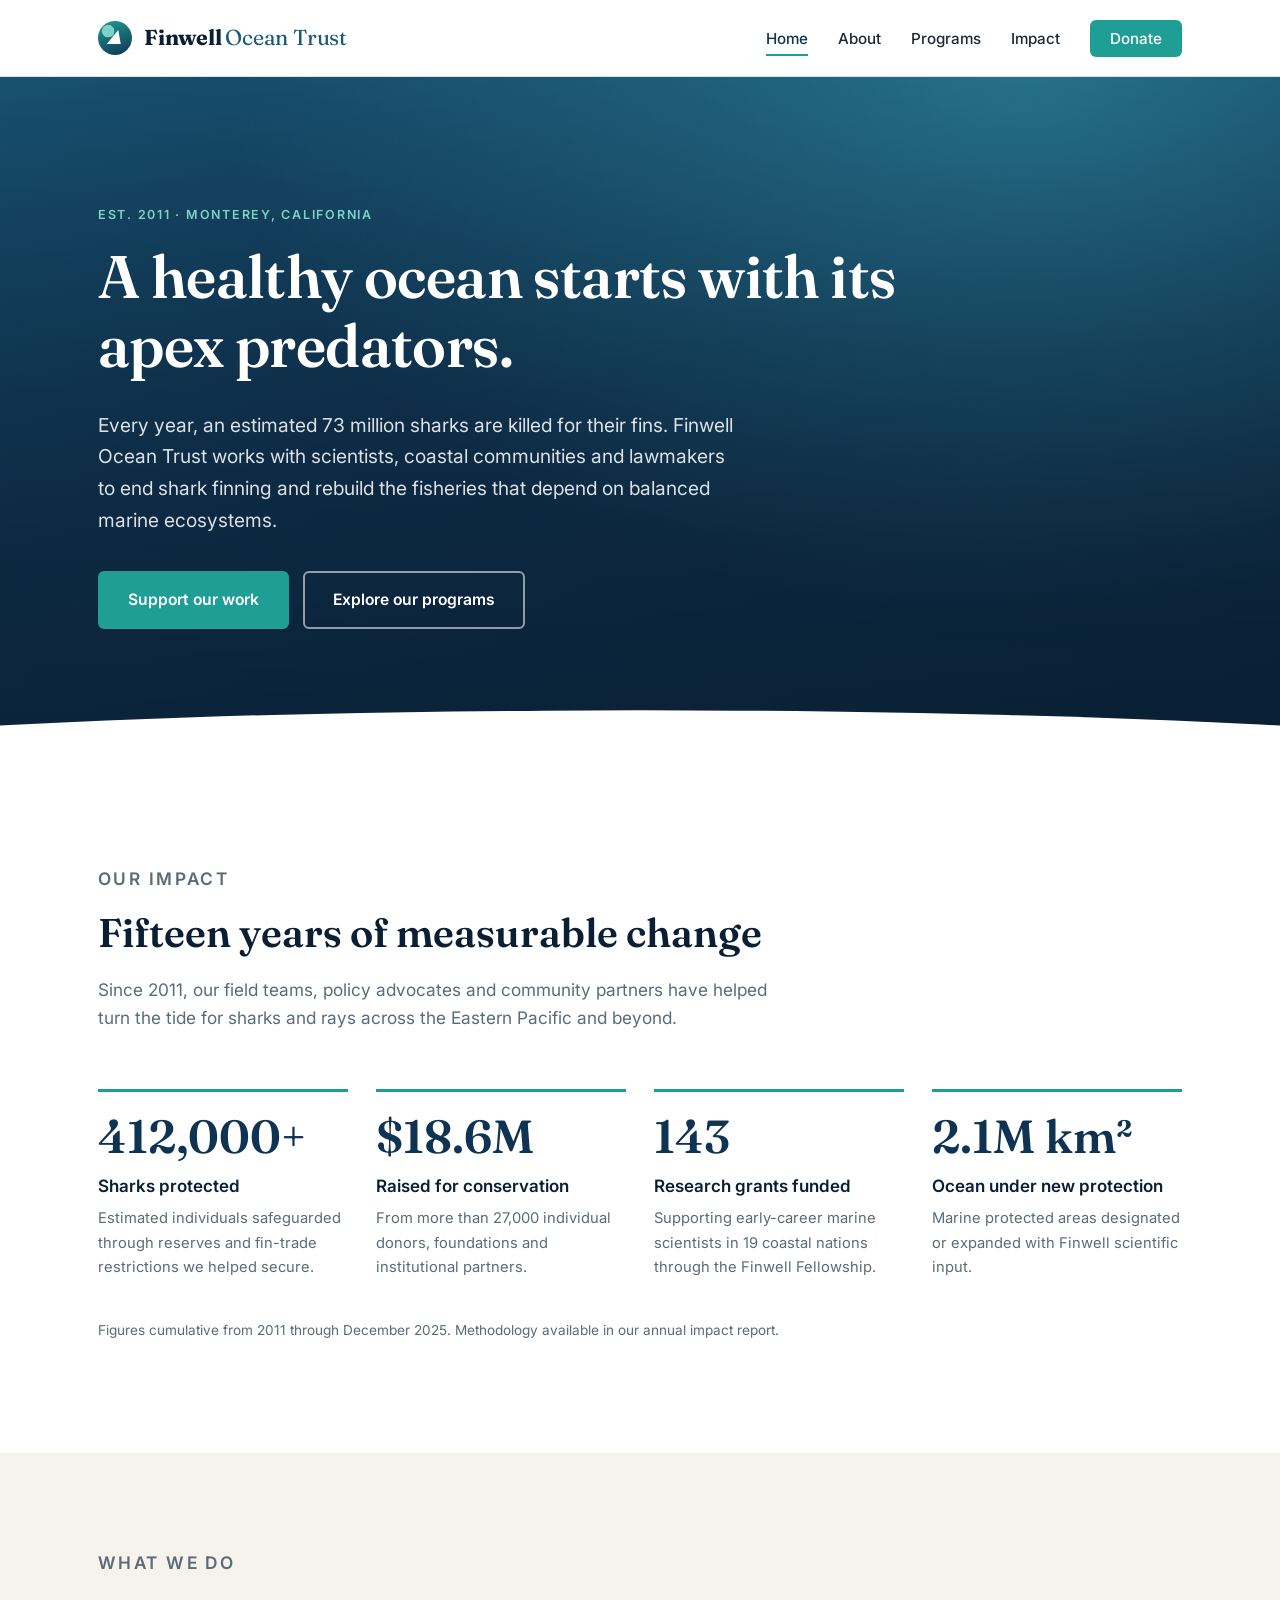
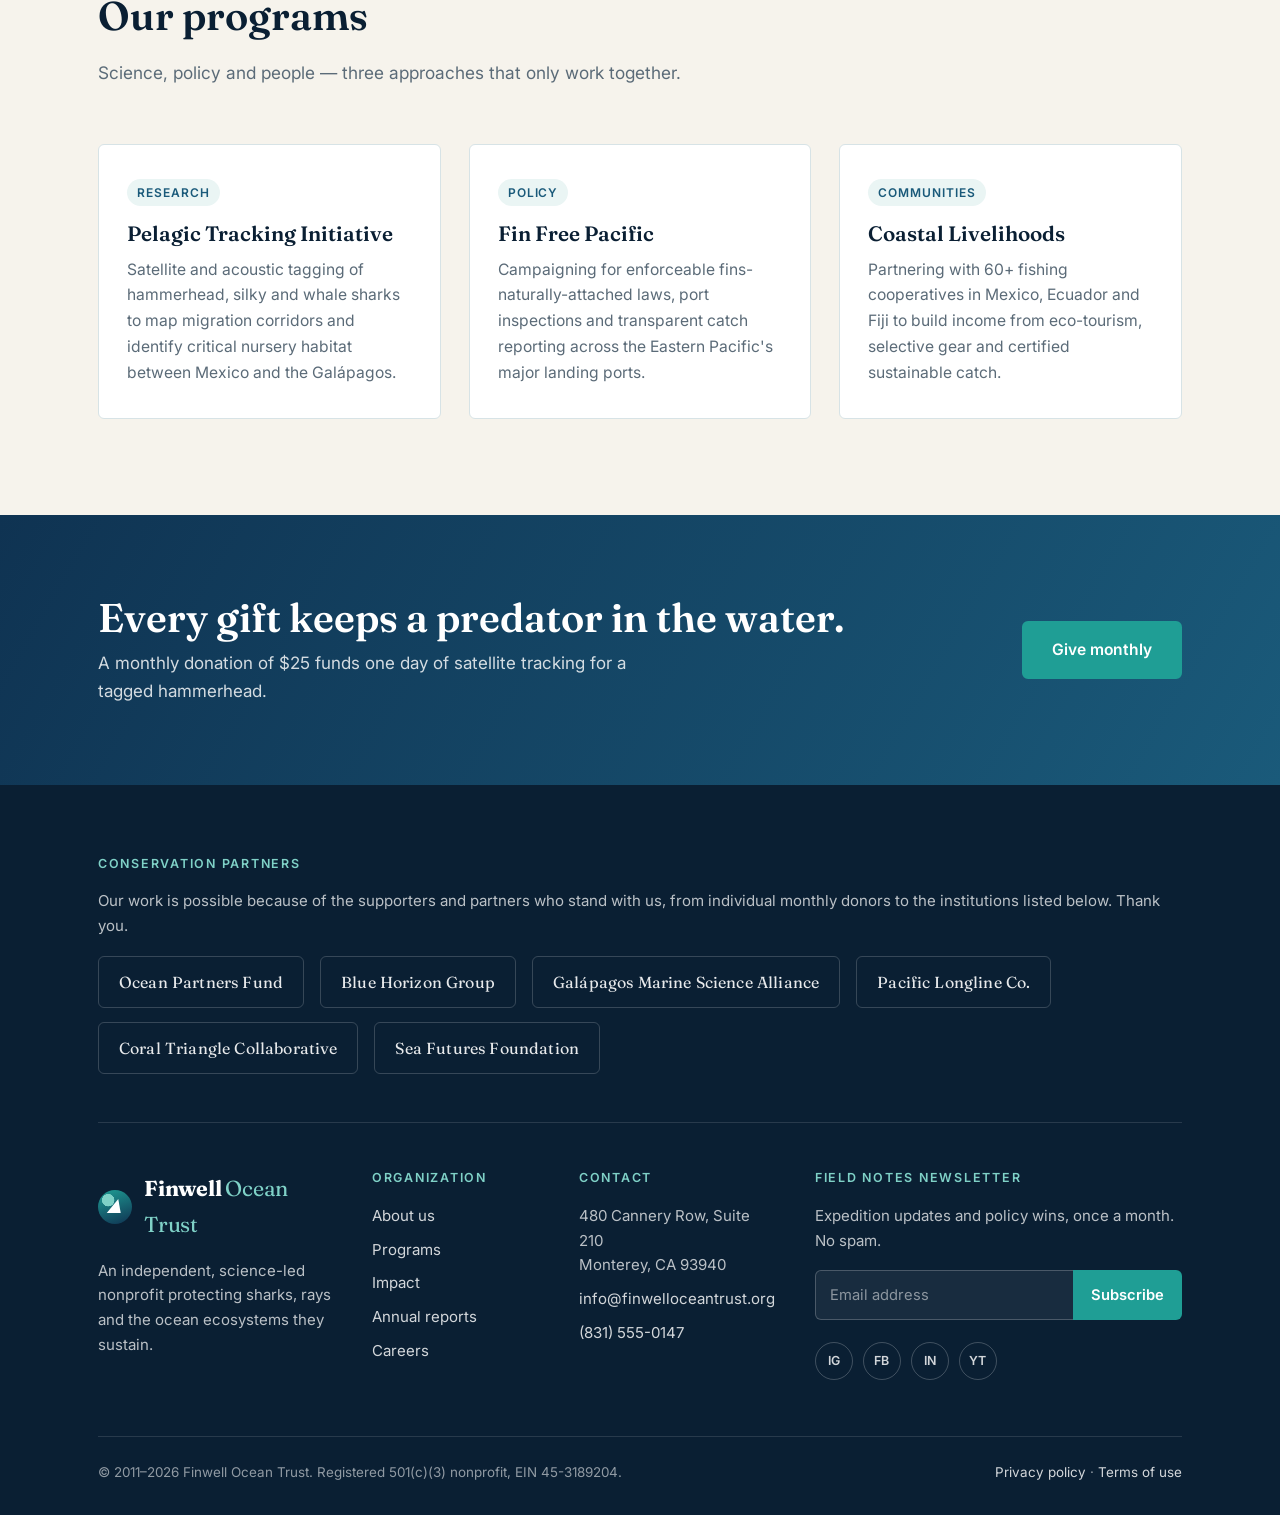
<file: index.html>
<!DOCTYPE html>
<html lang="en">
<head>
  <meta charset="UTF-8">
  <meta name="viewport" content="width=device-width, initial-scale=1.0">
  <title>Finwell Ocean Trust | Protecting Sharks and the Seas They Keep Alive</title>
  <meta name="description" content="Finwell Ocean Trust is a science-led nonprofit working to end shark finning, reform destructive fishing and protect the ocean ecosystems that depend on apex predators.">
  <meta name="theme-color" content="#0f3352">
  <link rel="icon" href="favicon.svg" type="image/svg+xml">
  <link rel="preconnect" href="https://fonts.googleapis.com">
  <link rel="preconnect" href="https://fonts.gstatic.com" crossorigin>
  <link href="https://fonts.googleapis.com/css2?family=Fraunces:opsz,wght@9..144,400;9..144,600;9..144,700&family=Inter:wght@400;500;600&display=swap" rel="stylesheet">
  <link rel="stylesheet" href="styles.css">
</head>
<body>

  <header class="site-header">
    <div class="container header-inner">
      <a href="index.html" class="wordmark">
        <span class="wordmark-mark" aria-hidden="true"></span>
        <span class="wordmark-text">Finwell <em>Ocean Trust</em></span>
      </a>
      <nav class="site-nav" aria-label="Main">
        <ul>
          <li><a href="index.html" aria-current="page">Home</a></li>
          <li><a href="about.html">About</a></li>
          <li><a href="index.html#programs">Programs</a></li>
          <li><a href="index.html#impact">Impact</a></li>
          <li><a href="#donate" class="nav-donate">Donate</a></li>
        </ul>
      </nav>
    </div>
  </header>

  <main>
    <section class="hero">
      <div class="container hero-inner">
        <p class="eyebrow">Est. 2011 &middot; Monterey, California</p>
        <h1>A healthy ocean starts with its apex predators.</h1>
        <p class="hero-lede">
          Every year, an estimated 73 million sharks are killed for their fins.
          Finwell Ocean Trust works with scientists, coastal communities and
          lawmakers to end shark finning and rebuild the fisheries that
          depend on balanced marine ecosystems.
        </p>
        <div class="hero-actions">
          <a href="#donate" class="btn btn-primary">Support our work</a>
          <a href="#programs" class="btn btn-ghost">Explore our programs</a>
        </div>
      </div>
    </section>

    <section class="section" id="impact">
      <div class="container">
        <div class="section-head">
          <p class="eyebrow">Our impact</p>
          <h2>Fifteen years of measurable change</h2>
          <p>
            Since 2011, our field teams, policy advocates and community partners
            have helped turn the tide for sharks and rays across the Eastern
            Pacific and beyond.
          </p>
        </div>

        <div class="stats-grid">
          <div class="stat">
            <div class="stat-figure">412,000+</div>
            <p class="stat-label">Sharks protected</p>
            <p class="stat-note">Estimated individuals safeguarded through reserves and fin-trade restrictions we helped secure.</p>
          </div>
          <div class="stat">
            <div class="stat-figure">$18.6M</div>
            <p class="stat-label">Raised for conservation</p>
            <p class="stat-note">From more than 27,000 individual donors, foundations and institutional partners.</p>
          </div>
          <div class="stat">
            <div class="stat-figure">143</div>
            <p class="stat-label">Research grants funded</p>
            <p class="stat-note">Supporting early-career marine scientists in 19 coastal nations through the Finwell Fellowship.</p>
          </div>
          <div class="stat">
            <div class="stat-figure">2.1M km&sup2;</div>
            <p class="stat-label">Ocean under new protection</p>
            <p class="stat-note">Marine protected areas designated or expanded with Finwell scientific input.</p>
          </div>
        </div>
        <p class="stats-footnote">Figures cumulative from 2011 through December 2025. Methodology available in our annual impact report.</p>
      </div>
    </section>

    <section class="section section-alt" id="programs">
      <div class="container">
        <div class="section-head">
          <p class="eyebrow">What we do</p>
          <h2>Our programs</h2>
          <p>Science, policy and people &mdash; three approaches that only work together.</p>
        </div>
        <div class="programs-grid">
          <article class="program-card">
            <span class="tag">Research</span>
            <h3>Pelagic Tracking Initiative</h3>
            <p>Satellite and acoustic tagging of hammerhead, silky and whale sharks to map migration corridors and identify critical nursery habitat between Mexico and the Galápagos.</p>
          </article>
          <article class="program-card">
            <span class="tag">Policy</span>
            <h3>Fin Free Pacific</h3>
            <p>Campaigning for enforceable fins-naturally-attached laws, port inspections and transparent catch reporting across the Eastern Pacific's major landing ports.</p>
          </article>
          <article class="program-card">
            <span class="tag">Communities</span>
            <h3>Coastal Livelihoods</h3>
            <p>Partnering with 60+ fishing cooperatives in Mexico, Ecuador and Fiji to build income from eco-tourism, selective gear and certified sustainable catch.</p>
          </article>
        </div>
      </div>
    </section>

    <section class="cta-band" id="donate">
      <div class="container">
        <div>
          <h2>Every gift keeps a predator in the water.</h2>
          <p>A monthly donation of $25 funds one day of satellite tracking for a tagged hammerhead.</p>
        </div>
        <a href="#donate" class="btn btn-primary">Give monthly</a>
      </div>
    </section>
  </main>

  <footer class="site-footer">
    <div class="container">
      <div class="footer-partners">
        <h4>Conservation partners</h4>
        <p>Our work is possible because of the supporters and partners who stand with us, from individual monthly donors to the institutions listed below. Thank you.</p>
        <ul class="partner-list">
          <li>Ocean Partners Fund</li>
          <li>Blue Horizon Group</li>
          <li>Galápagos Marine Science Alliance</li>
          <li>Pacific Longline Co.</li>
          <li>Coral Triangle Collaborative</li>
          <li>Sea Futures Foundation</li>
        </ul>
      </div>

      <div class="footer-grid">
        <div class="footer-about">
          <a href="index.html" class="wordmark">
            <span class="wordmark-mark" aria-hidden="true"></span>
            <span class="wordmark-text">Finwell <em>Ocean Trust</em></span>
          </a>
          <p>An independent, science-led nonprofit protecting sharks, rays and the ocean ecosystems they sustain.</p>
        </div>
        <div>
          <h4>Organization</h4>
          <ul>
            <li><a href="about.html">About us</a></li>
            <li><a href="index.html#programs">Programs</a></li>
            <li><a href="index.html#impact">Impact</a></li>
            <li><a href="#">Annual reports</a></li>
            <li><a href="#">Careers</a></li>
          </ul>
        </div>
        <div>
          <h4>Contact</h4>
          <ul>
            <li>480 Cannery Row, Suite 210<br>Monterey, CA 93940</li>
            <li><a href="mailto:info@finwelloceantrust.org">info@finwelloceantrust.org</a></li>
            <li><a href="tel:+18315550147">(831) 555-0147</a></li>
          </ul>
        </div>
        <div>
          <h4>Field notes newsletter</h4>
          <p>Expedition updates and policy wins, once a month. No spam.</p>
          <form class="newsletter-form" action="#" onsubmit="return false;">
            <input type="email" name="email" placeholder="Email address" aria-label="Email address">
            <button type="submit">Subscribe</button>
          </form>
          <div class="social-row">
            <a href="#" aria-label="Instagram">IG</a>
            <a href="#" aria-label="Facebook">FB</a>
            <a href="#" aria-label="LinkedIn">IN</a>
            <a href="#" aria-label="YouTube">YT</a>
          </div>
        </div>
      </div>

      <!-- Hold for review: flag{whale_migration_funding} needs board sign-off -->
      <div class="footer-bottom">
        <p>&copy; 2011&ndash;2026 Finwell Ocean Trust. Registered 501(c)(3) nonprofit, EIN 45-3189204.</p>
        <p><a href="#">Privacy policy</a> &middot; <a href="#">Terms of use</a></p>
      </div>
    </div>
  </footer>

</body>
</html>
</file>
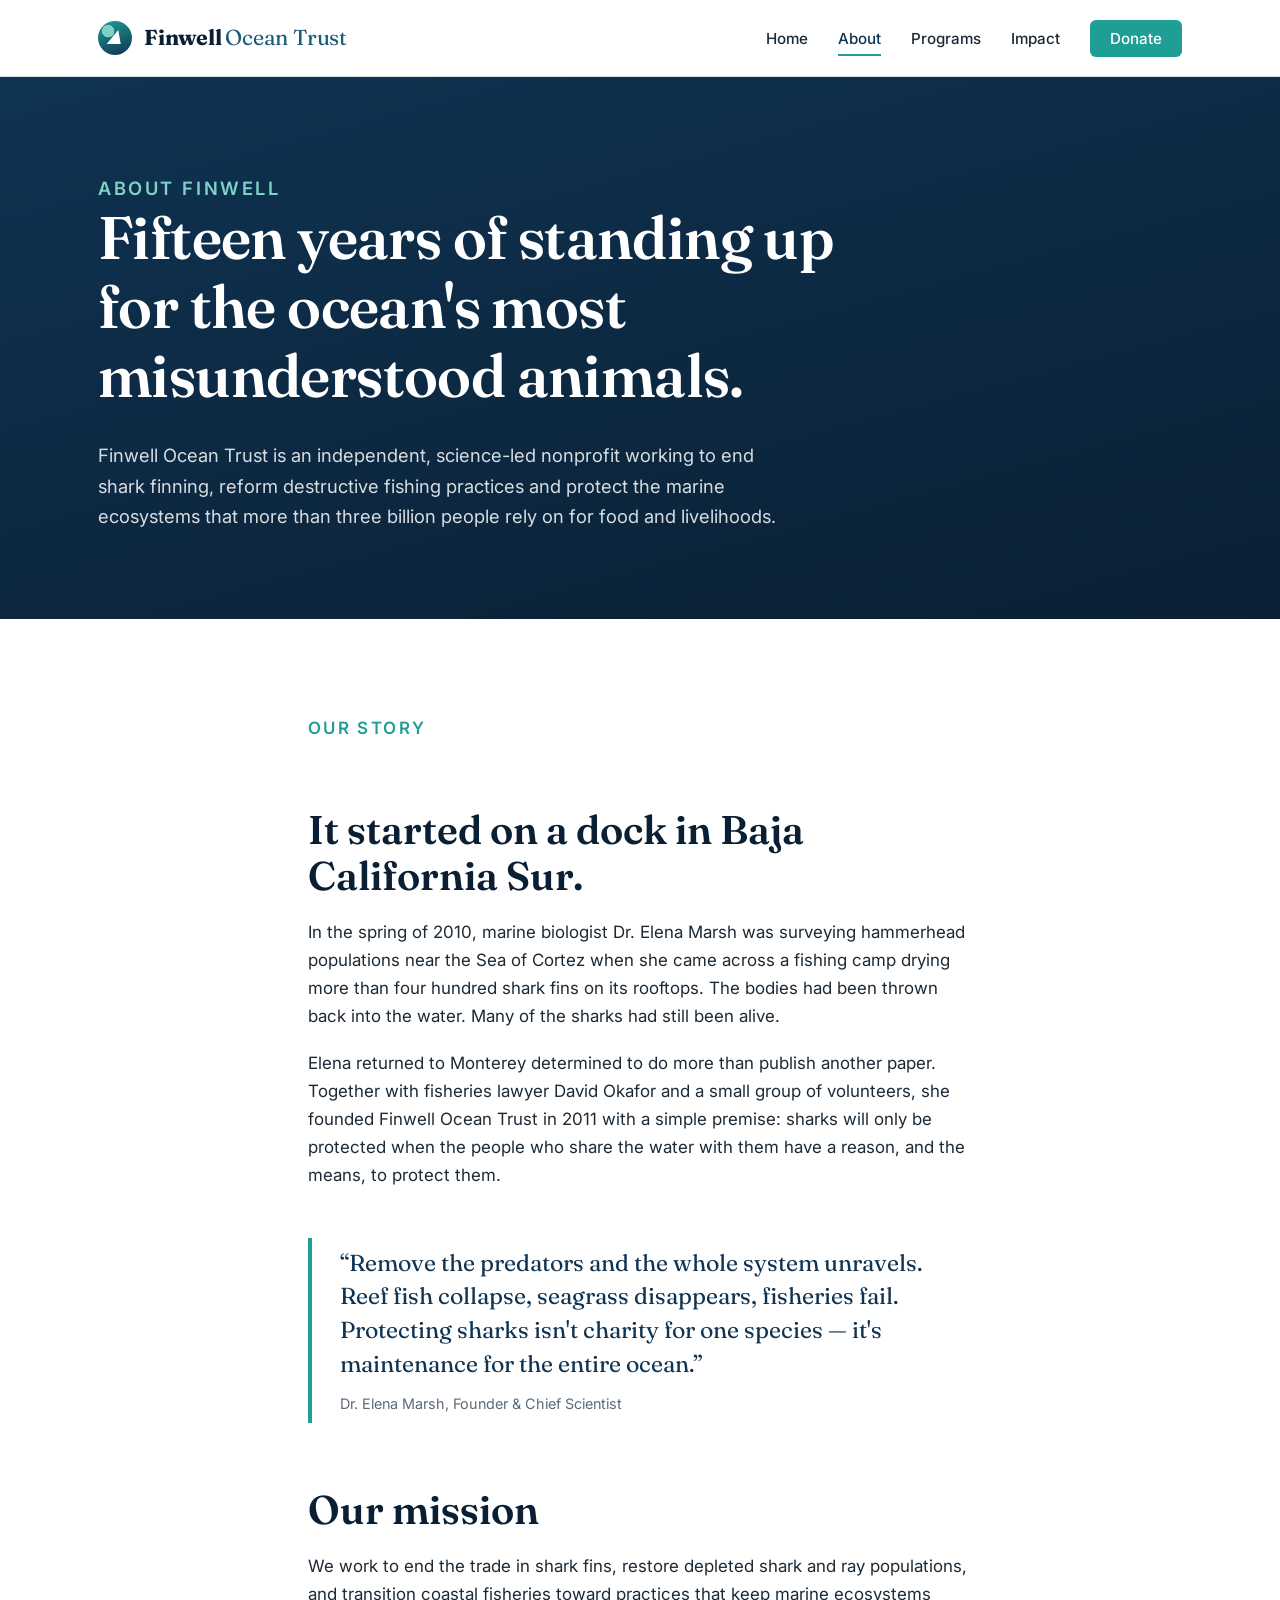
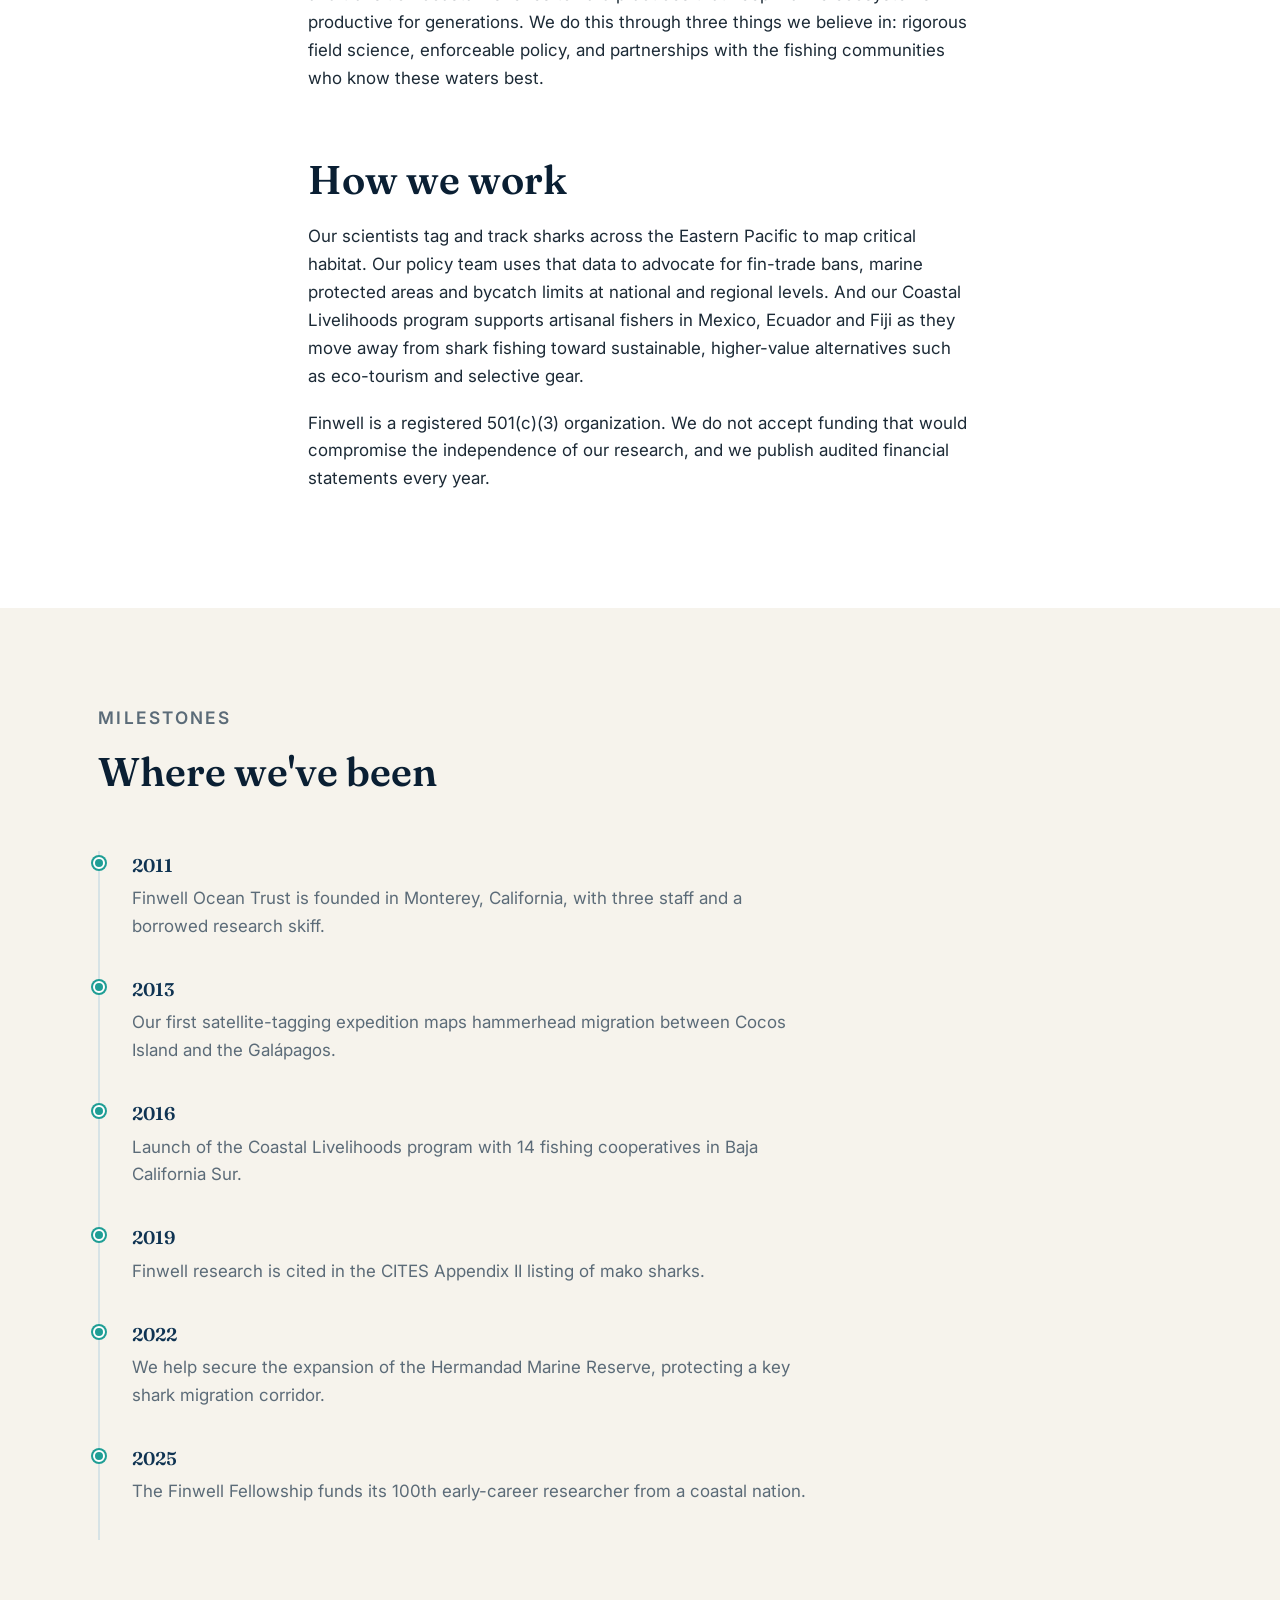
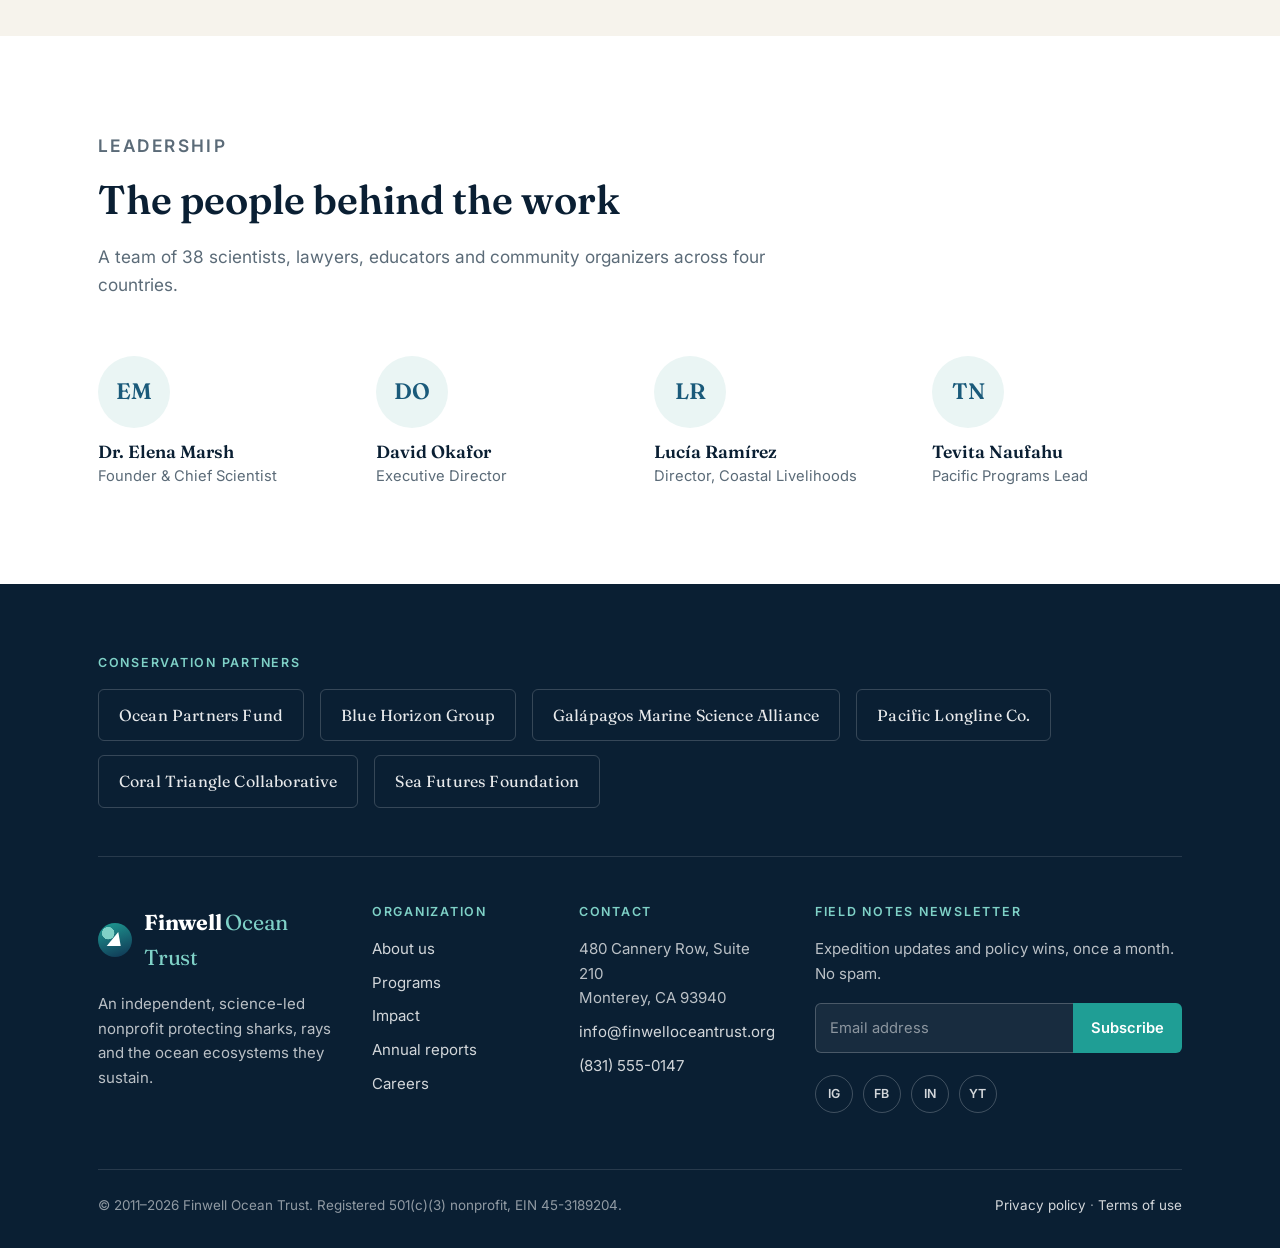
<file: about.html>
<!DOCTYPE html>
<html lang="en">
<head>
  <meta charset="UTF-8">
  <meta name="viewport" content="width=device-width, initial-scale=1.0">
  <title>About Us | Finwell Ocean Trust</title>
  <meta name="description" content="Founded in 2011 in Monterey, California, Finwell Ocean Trust combines field science, policy advocacy and community partnerships to protect sharks and rays.">
  <meta name="theme-color" content="#0f3352">
  <link rel="icon" href="favicon.svg" type="image/svg+xml">
  <link rel="preconnect" href="https://fonts.googleapis.com">
  <link rel="preconnect" href="https://fonts.gstatic.com" crossorigin>
  <link href="https://fonts.googleapis.com/css2?family=Fraunces:opsz,wght@9..144,400;9..144,600;9..144,700&family=Inter:wght@400;500;600&display=swap" rel="stylesheet">
  <link rel="stylesheet" href="styles.css">
</head>
<body>

  <header class="site-header">
    <div class="container header-inner">
      <a href="index.html" class="wordmark">
        <span class="wordmark-mark" aria-hidden="true"></span>
        <span class="wordmark-text">Finwell <em>Ocean Trust</em></span>
      </a>
      <nav class="site-nav" aria-label="Main">
        <ul>
          <li><a href="index.html">Home</a></li>
          <li><a href="about.html" aria-current="page">About</a></li>
          <li><a href="index.html#programs">Programs</a></li>
          <li><a href="index.html#impact">Impact</a></li>
          <li><a href="index.html#donate" class="nav-donate">Donate</a></li>
        </ul>
      </nav>
    </div>
  </header>

  <main>
    <section class="page-hero">
      <div class="container">
        <p class="eyebrow">About Finwell</p>
        <h1>Fifteen years of standing up for the ocean's most misunderstood animals.</h1>
        <p>
          Finwell Ocean Trust is an independent, science-led nonprofit working
          to end shark finning, reform destructive fishing practices and
          protect the marine ecosystems that more than three billion people
          rely on for food and livelihoods.
        </p>
      </div>
    </section>

    <section class="section">
      <div class="container prose">
        <p class="eyebrow">Our story</p>
        <h2>It started on a dock in Baja California Sur.</h2>
        <p>
          In the spring of 2010, marine biologist Dr. Elena Marsh was
          surveying hammerhead populations near the Sea of Cortez when she
          came across a fishing camp drying more than four hundred shark fins
          on its rooftops. The bodies had been thrown back into the water.
          Many of the sharks had still been alive.
        </p>
        <p>
          Elena returned to Monterey determined to do more than publish
          another paper. Together with fisheries lawyer David Okafor and a
          small group of volunteers, she founded Finwell Ocean Trust in 2011
          with a simple premise: sharks will only be protected when the
          people who share the water with them have a reason, and the
          means, to protect them.
        </p>

        <blockquote class="pull-quote">
          &ldquo;Remove the predators and the whole system unravels. Reef fish
          collapse, seagrass disappears, fisheries fail. Protecting sharks
          isn't charity for one species &mdash; it's maintenance for the
          entire ocean.&rdquo;
          <cite>Dr. Elena Marsh, Founder &amp; Chief Scientist</cite>
        </blockquote>

        <!-- Draft note: survey data pending, ref: flag{coral_reef_survey_2024} -->
        <h2>Our mission</h2>
        <p>
          We work to end the trade in shark fins, restore depleted shark and
          ray populations, and transition coastal fisheries toward practices
          that keep marine ecosystems productive for generations. We do this
          through three things we believe in: rigorous field science,
          enforceable policy, and partnerships with the fishing communities
          who know these waters best.
        </p>

        <h2>How we work</h2>
        <p>
          Our scientists tag and track sharks across the Eastern Pacific to
          map critical habitat. Our policy team uses that data to advocate
          for fin-trade bans, marine protected areas and bycatch limits at
          national and regional levels. And our Coastal Livelihoods program
          supports artisanal fishers in Mexico, Ecuador and Fiji as they move
          away from shark fishing toward sustainable, higher-value
          alternatives such as eco-tourism and selective gear.
        </p>
        <p>
          Finwell is a registered 501(c)(3) organization. We do not accept
          funding that would compromise the independence of our research,
          and we publish audited financial statements every year.
        </p>
      </div>
    </section>

    <section class="section section-alt">
      <div class="container">
        <div class="section-head">
          <p class="eyebrow">Milestones</p>
          <h2>Where we've been</h2>
        </div>
        <ol class="timeline prose">
          <li>
            <span class="year">2011</span>
            <p>Finwell Ocean Trust is founded in Monterey, California, with three staff and a borrowed research skiff.</p>
          </li>
          <li>
            <span class="year">2013</span>
            <p>Our first satellite-tagging expedition maps hammerhead migration between Cocos Island and the Galápagos.</p>
          </li>
          <li>
            <span class="year">2016</span>
            <p>Launch of the Coastal Livelihoods program with 14 fishing cooperatives in Baja California Sur.</p>
          </li>
          <li>
            <span class="year">2019</span>
            <p>Finwell research is cited in the CITES Appendix II listing of mako sharks.</p>
          </li>
          <li>
            <span class="year">2022</span>
            <p>We help secure the expansion of the Hermandad Marine Reserve, protecting a key shark migration corridor.</p>
          </li>
          <li>
            <span class="year">2025</span>
            <p>The Finwell Fellowship funds its 100th early-career researcher from a coastal nation.</p>
          </li>
        </ol>
      </div>
    </section>

    <section class="section">
      <div class="container">
        <div class="section-head">
          <p class="eyebrow">Leadership</p>
          <h2>The people behind the work</h2>
          <p>A team of 38 scientists, lawyers, educators and community organizers across four countries.</p>
        </div>
        <div class="team-grid">
          <div class="team-member">
            <div class="avatar">EM</div>
            <h3>Dr. Elena Marsh</h3>
            <p>Founder &amp; Chief Scientist</p>
          </div>
          <div class="team-member">
            <div class="avatar">DO</div>
            <h3>David Okafor</h3>
            <p>Executive Director</p>
          </div>
          <div class="team-member">
            <div class="avatar">LR</div>
            <h3>Lucía Ramírez</h3>
            <p>Director, Coastal Livelihoods</p>
          </div>
          <div class="team-member">
            <div class="avatar">TN</div>
            <h3>Tevita Naufahu</h3>
            <p>Pacific Programs Lead</p>
          </div>
        </div>
      </div>
    </section>
  </main>

  <footer class="site-footer">
    <div class="container">
      <div class="footer-partners">
        <h4>Conservation partners</h4>
        <ul class="partner-list">
          <li>Ocean Partners Fund</li>
          <li>Blue Horizon Group</li>
          <li>Galápagos Marine Science Alliance</li>
          <li>Pacific Longline Co.</li>
          <li>Coral Triangle Collaborative</li>
          <li>Sea Futures Foundation</li>
        </ul>
      </div>

      <div class="footer-grid">
        <div class="footer-about">
          <a href="index.html" class="wordmark">
            <span class="wordmark-mark" aria-hidden="true"></span>
            <span class="wordmark-text">Finwell <em>Ocean Trust</em></span>
          </a>
          <p>An independent, science-led nonprofit protecting sharks, rays and the ocean ecosystems they sustain.</p>
        </div>
        <div>
          <h4>Organization</h4>
          <ul>
            <li><a href="about.html">About us</a></li>
            <li><a href="index.html#programs">Programs</a></li>
            <li><a href="index.html#impact">Impact</a></li>
            <li><a href="#">Annual reports</a></li>
            <li><a href="#">Careers</a></li>
          </ul>
        </div>
        <div>
          <h4>Contact</h4>
          <ul>
            <li>480 Cannery Row, Suite 210<br>Monterey, CA 93940</li>
            <li><a href="mailto:info@finwelloceantrust.org">info@finwelloceantrust.org</a></li>
            <li><a href="tel:+18315550147">(831) 555-0147</a></li>
          </ul>
        </div>
        <div>
          <h4>Field notes newsletter</h4>
          <p>Expedition updates and policy wins, once a month. No spam.</p>
          <form class="newsletter-form" action="#" onsubmit="return false;">
            <input type="email" name="email" placeholder="Email address" aria-label="Email address">
            <button type="submit">Subscribe</button>
          </form>
          <div class="social-row">
            <a href="#" aria-label="Instagram">IG</a>
            <a href="#" aria-label="Facebook">FB</a>
            <a href="#" aria-label="LinkedIn">IN</a>
            <a href="#" aria-label="YouTube">YT</a>
          </div>
        </div>
      </div>

      <div class="footer-bottom">
        <p>&copy; 2011&ndash;2026 Finwell Ocean Trust. Registered 501(c)(3) nonprofit, EIN 45-3189204.</p>
        <p><a href="#">Privacy policy</a> &middot; <a href="#">Terms of use</a></p>
      </div>
    </div>
  </footer>

</body>
</html>
</file>
<file: styles.css>
/* Finwell Ocean Trust — shared stylesheet */

:root {
  --abyss: #0a1f33;
  --deep: #0f3352;
  --tide: #1a5a7a;
  --teal: #1f9e95;
  --teal-light: #7fd1c7;
  --foam: #eaf5f4;
  --sand: #f6f3ec;
  --white: #ffffff;
  --ink: #1c2a36;
  --muted: #5b6b78;
  --line: #d7e3e6;

  --font-display: "Fraunces", Georgia, "Times New Roman", serif;
  --font-body: "Inter", -apple-system, BlinkMacSystemFont, "Segoe UI", Roboto, sans-serif;

  --radius: 6px;
  --container: 1140px;
}

*,
*::before,
*::after {
  box-sizing: border-box;
}

html {
  scroll-padding-top: 90px;
  scroll-behavior: smooth;
}

body {
  margin: 0;
  font-family: var(--font-body);
  font-size: 17px;
  line-height: 1.65;
  color: var(--ink);
  background: var(--white);
  -webkit-font-smoothing: antialiased;
}

img {
  max-width: 100%;
  display: block;
}

a {
  color: var(--tide);
}

h1, h2, h3, h4 {
  font-family: var(--font-display);
  font-weight: 600;
  line-height: 1.15;
  color: var(--abyss);
  margin: 0 0 0.5em;
}

h1 { font-size: clamp(2.4rem, 5vw, 3.75rem); letter-spacing: -0.01em; }
h2 { font-size: clamp(1.8rem, 3.2vw, 2.5rem); }
h3 { font-size: 1.3rem; }

p { margin: 0 0 1.1em; }

.container {
  width: 100%;
  max-width: var(--container);
  margin: 0 auto;
  padding: 0 28px;
}

.eyebrow {
  font-size: 0.78rem;
  font-weight: 600;
  letter-spacing: 0.14em;
  text-transform: uppercase;
  color: var(--teal);
  margin-bottom: 1rem;
}

/* ---------- Header ---------- */

.site-header {
  position: sticky;
  top: 0;
  z-index: 50;
  background: rgba(255, 255, 255, 0.96);
  border-bottom: 1px solid var(--line);
  backdrop-filter: blur(6px);
}

.header-inner {
  display: flex;
  align-items: center;
  justify-content: space-between;
  height: 76px;
}

.wordmark {
  display: flex;
  align-items: center;
  gap: 12px;
  text-decoration: none;
  color: var(--abyss);
}

.wordmark-mark {
  width: 34px;
  height: 34px;
  border-radius: 50%;
  background:
    radial-gradient(circle at 30% 30%, var(--teal-light) 0 18%, transparent 19%),
    linear-gradient(160deg, var(--teal) 0%, var(--deep) 100%);
  position: relative;
  flex-shrink: 0;
}

.wordmark-mark::after {
  /* stylised dorsal fin */
  content: "";
  position: absolute;
  left: 11px;
  top: 9px;
  border-left: 7px solid transparent;
  border-right: 7px solid transparent;
  border-bottom: 14px solid var(--white);
  transform: skewX(-18deg);
}

.wordmark-text {
  font-family: var(--font-display);
  font-size: 1.35rem;
  font-weight: 700;
  letter-spacing: -0.01em;
}

.wordmark-text em {
  font-style: normal;
  font-weight: 400;
  color: var(--tide);
}

/* ---------- Navigation ---------- */

.site-nav ul {
  display: flex;
  align-items: center;
  gap: 30px;
  list-style: none;
  margin: 0;
  padding: 0;
}

.site-nav a {
  text-decoration: none;
  color: var(--ink);
  font-size: 0.95rem;
  font-weight: 500;
  padding: 6px 0;
  border-bottom: 2px solid transparent;
  transition: border-color 0.15s ease, color 0.15s ease;
}

.site-nav a:hover,
.site-nav a[aria-current="page"] {
  color: var(--deep);
  border-bottom-color: var(--teal);
}

.site-nav .nav-donate {
  background: var(--teal);
  color: var(--white);
  padding: 9px 20px;
  border-radius: var(--radius);
  border-bottom: none;
}

.site-nav .nav-donate:hover {
  background: var(--deep);
  color: var(--white);
}

/* ---------- Buttons ---------- */

.btn {
  display: inline-block;
  padding: 14px 28px;
  border-radius: var(--radius);
  font-weight: 600;
  font-size: 0.98rem;
  text-decoration: none;
  transition: background 0.15s ease, color 0.15s ease, border-color 0.15s ease;
}

.btn-primary {
  background: var(--teal);
  color: var(--white);
  border: 2px solid var(--teal);
}

.btn-primary:hover {
  background: #188a82;
  border-color: #188a82;
}

.btn-ghost {
  border: 2px solid rgba(255, 255, 255, 0.55);
  color: var(--white);
}

.btn-ghost:hover {
  border-color: var(--white);
  background: rgba(255, 255, 255, 0.08);
}

/* ---------- Hero ---------- */

.hero {
  background:
    linear-gradient(180deg, rgba(10, 31, 51, 0.15) 0%, rgba(10, 31, 51, 0.65) 100%),
    radial-gradient(ellipse at 80% 0%, #2b7f99 0%, transparent 55%),
    linear-gradient(165deg, var(--tide) 0%, var(--deep) 45%, var(--abyss) 100%);
  color: var(--white);
  padding: 128px 0 140px;
  position: relative;
  overflow: hidden;
}

.hero::after {
  content: "";
  position: absolute;
  left: 0;
  right: 0;
  bottom: -1px;
  height: 60px;
  background: var(--white);
  clip-path: ellipse(75% 100% at 50% 100%);
}

.hero-inner {
  max-width: 820px;
  margin-left: max(28px, calc((100% - var(--container)) / 2 + 28px));
  padding: 0;
}

.hero .eyebrow { color: var(--teal-light); }

.hero h1 {
  color: var(--white);
}

.hero-lede {
  font-size: 1.2rem;
  color: rgba(255, 255, 255, 0.86);
  max-width: 640px;
  margin-bottom: 2.2rem;
}

.hero-actions {
  display: flex;
  flex-wrap: wrap;
  gap: 14px;
}

/* ---------- Sections ---------- */

.section {
  padding: 96px 0;
}

.section-alt {
  background: var(--sand);
}

.section-head {
  max-width: 680px;
  margin-bottom: 56px;
}

.section-head p {
  color: var(--muted);
  font-size: 1.08rem;
}

/* ---------- Impact stats ---------- */

.stats-grid {
  display: grid;
  grid-template-columns: repeat(4, 1fr);
  gap: 28px;
}

.stat {
  border-top: 3px solid var(--teal);
  padding-top: 22px;
}

.stat-figure {
  font-family: var(--font-display);
  font-size: 2.9rem;
  font-weight: 600;
  line-height: 1;
  color: var(--deep);
  margin-bottom: 12px;
}

.stat-label {
  font-weight: 600;
  color: var(--abyss);
  margin-bottom: 6px;
}

.stat-note {
  font-size: 0.92rem;
  color: var(--muted);
  margin: 0;
}

.stats-footnote {
  margin-top: 40px;
  font-size: 0.85rem;
  color: var(--muted);
}

/* ---------- Programs ---------- */

.programs-grid {
  display: grid;
  grid-template-columns: repeat(3, 1fr);
  gap: 28px;
}

.program-card {
  background: var(--white);
  border: 1px solid var(--line);
  border-radius: var(--radius);
  padding: 32px 28px;
}

.program-card .tag {
  display: inline-block;
  font-size: 0.75rem;
  font-weight: 600;
  letter-spacing: 0.08em;
  text-transform: uppercase;
  color: var(--tide);
  background: var(--foam);
  padding: 4px 10px;
  border-radius: 20px;
  margin-bottom: 16px;
}

.program-card p {
  color: var(--muted);
  font-size: 0.98rem;
  margin: 0;
}

/* ---------- Call to action band ---------- */

.cta-band {
  background: linear-gradient(120deg, var(--deep) 0%, var(--tide) 100%);
  color: var(--white);
  padding: 80px 0;
}

.cta-band .container {
  display: flex;
  align-items: center;
  justify-content: space-between;
  gap: 40px;
  flex-wrap: wrap;
}

.cta-band h2 {
  color: var(--white);
  margin: 0 0 8px;
}

.cta-band p {
  color: rgba(255, 255, 255, 0.82);
  margin: 0;
  max-width: 560px;
}

/* ---------- About page ---------- */

.page-hero {
  background: linear-gradient(165deg, var(--deep) 0%, var(--abyss) 100%);
  color: var(--white);
  padding: 96px 0 88px;
}

.page-hero h1 { color: var(--white); max-width: 760px; }
.page-hero .eyebrow { color: var(--teal-light); }

.page-hero p {
  color: rgba(255, 255, 255, 0.84);
  font-size: 1.15rem;
  max-width: 680px;
  margin: 0;
}

.prose {
  max-width: 720px;
}

.prose p { font-size: 1.06rem; }

.prose h2 { margin-top: 1.6em; }

.pull-quote {
  margin: 48px 0;
  padding: 8px 0 8px 28px;
  border-left: 4px solid var(--teal);
  font-family: var(--font-display);
  font-size: 1.45rem;
  line-height: 1.45;
  color: var(--deep);
}

.pull-quote cite {
  display: block;
  margin-top: 14px;
  font-family: var(--font-body);
  font-size: 0.9rem;
  font-style: normal;
  color: var(--muted);
}

.timeline {
  list-style: none;
  margin: 0;
  padding: 0;
  border-left: 2px solid var(--line);
}

.timeline li {
  position: relative;
  padding: 0 0 34px 32px;
}

.timeline li::before {
  content: "";
  position: absolute;
  left: -7px;
  top: 6px;
  width: 12px;
  height: 12px;
  border-radius: 50%;
  background: var(--teal);
  border: 2px solid var(--white);
  box-shadow: 0 0 0 2px var(--teal);
}

.timeline .year {
  font-family: var(--font-display);
  font-weight: 600;
  font-size: 1.15rem;
  color: var(--deep);
  display: block;
}

.timeline p { margin: 4px 0 0; color: var(--muted); }

.team-grid {
  display: grid;
  grid-template-columns: repeat(4, 1fr);
  gap: 28px;
}

.team-member .avatar {
  width: 72px;
  height: 72px;
  border-radius: 50%;
  background: var(--foam);
  color: var(--tide);
  font-family: var(--font-display);
  font-weight: 600;
  font-size: 1.4rem;
  display: flex;
  align-items: center;
  justify-content: center;
  margin-bottom: 14px;
}

.team-member h3 { font-size: 1.1rem; margin-bottom: 2px; }
.team-member p { color: var(--muted); font-size: 0.92rem; margin: 0; }

/* ---------- Footer ---------- */

.site-footer {
  background: var(--abyss);
  color: rgba(255, 255, 255, 0.72);
  padding: 72px 0 32px;
  font-size: 0.94rem;
}

.site-footer h4 {
  font-family: var(--font-body);
  font-size: 0.78rem;
  font-weight: 600;
  letter-spacing: 0.14em;
  text-transform: uppercase;
  color: var(--teal-light);
  margin-bottom: 18px;
}

.site-footer a {
  color: rgba(255, 255, 255, 0.82);
  text-decoration: none;
}

.site-footer a:hover {
  color: var(--white);
  text-decoration: underline;
}

.footer-partners {
  padding-bottom: 48px;
  margin-bottom: 48px;
  border-bottom: 1px solid rgba(255, 255, 255, 0.12);
}

.partner-list {
  display: flex;
  flex-wrap: wrap;
  gap: 14px 16px;
  list-style: none;
  margin: 0;
  padding: 0;
}

.partner-list li {
  border: 1px solid rgba(255, 255, 255, 0.18);
  border-radius: var(--radius);
  padding: 12px 20px;
  font-family: var(--font-display);
  font-size: 1rem;
  color: rgba(255, 255, 255, 0.9);
  letter-spacing: 0.01em;
}

.footer-grid {
  display: grid;
  grid-template-columns: 1.4fr 1fr 1fr 1.5fr;
  gap: 40px;
}

.footer-grid ul {
  list-style: none;
  margin: 0;
  padding: 0;
}

.footer-grid li { margin-bottom: 9px; }

.footer-about .wordmark { color: var(--white); margin-bottom: 16px; }
.footer-about .wordmark-text em { color: var(--teal-light); }
.footer-about p { max-width: 300px; }

.newsletter-form {
  display: flex;
  margin-top: 6px;
}

.newsletter-form input {
  flex: 1;
  min-width: 0;
  padding: 12px 14px;
  border: 1px solid rgba(255, 255, 255, 0.22);
  border-right: none;
  border-radius: var(--radius) 0 0 var(--radius);
  background: rgba(255, 255, 255, 0.06);
  color: var(--white);
  font: inherit;
  font-size: 0.92rem;
}

.newsletter-form input::placeholder { color: rgba(255, 255, 255, 0.5); }

.newsletter-form button {
  padding: 12px 18px;
  border: none;
  border-radius: 0 var(--radius) var(--radius) 0;
  background: var(--teal);
  color: var(--white);
  font: inherit;
  font-weight: 600;
  font-size: 0.92rem;
  cursor: pointer;
}

.newsletter-form button:hover { background: #188a82; }

.social-row {
  display: flex;
  gap: 10px;
  margin-top: 22px;
}

.social-row a {
  width: 38px;
  height: 38px;
  border-radius: 50%;
  border: 1px solid rgba(255, 255, 255, 0.22);
  display: flex;
  align-items: center;
  justify-content: center;
  font-size: 0.78rem;
  font-weight: 600;
}

.social-row a:hover {
  border-color: var(--teal-light);
  text-decoration: none;
}

.footer-bottom {
  margin-top: 56px;
  padding-top: 24px;
  border-top: 1px solid rgba(255, 255, 255, 0.12);
  display: flex;
  justify-content: space-between;
  flex-wrap: wrap;
  gap: 12px;
  font-size: 0.84rem;
  color: rgba(255, 255, 255, 0.55);
}

.footer-bottom p { margin: 0; }

/* ---------- Responsive ---------- */

@media (max-width: 960px) {
  .stats-grid,
  .team-grid { grid-template-columns: repeat(2, 1fr); }
  .programs-grid { grid-template-columns: 1fr; }
  .footer-grid { grid-template-columns: 1fr 1fr; }
}

@media (max-width: 720px) {
  .header-inner { height: auto; padding-top: 14px; padding-bottom: 14px; flex-wrap: wrap; gap: 12px; }
  .site-nav ul { gap: 18px; flex-wrap: wrap; }
  .hero { padding: 88px 0 100px; }
  .section { padding: 72px 0; }
  .stats-grid,
  .team-grid,
  .footer-grid { grid-template-columns: 1fr; }
}
</file>
